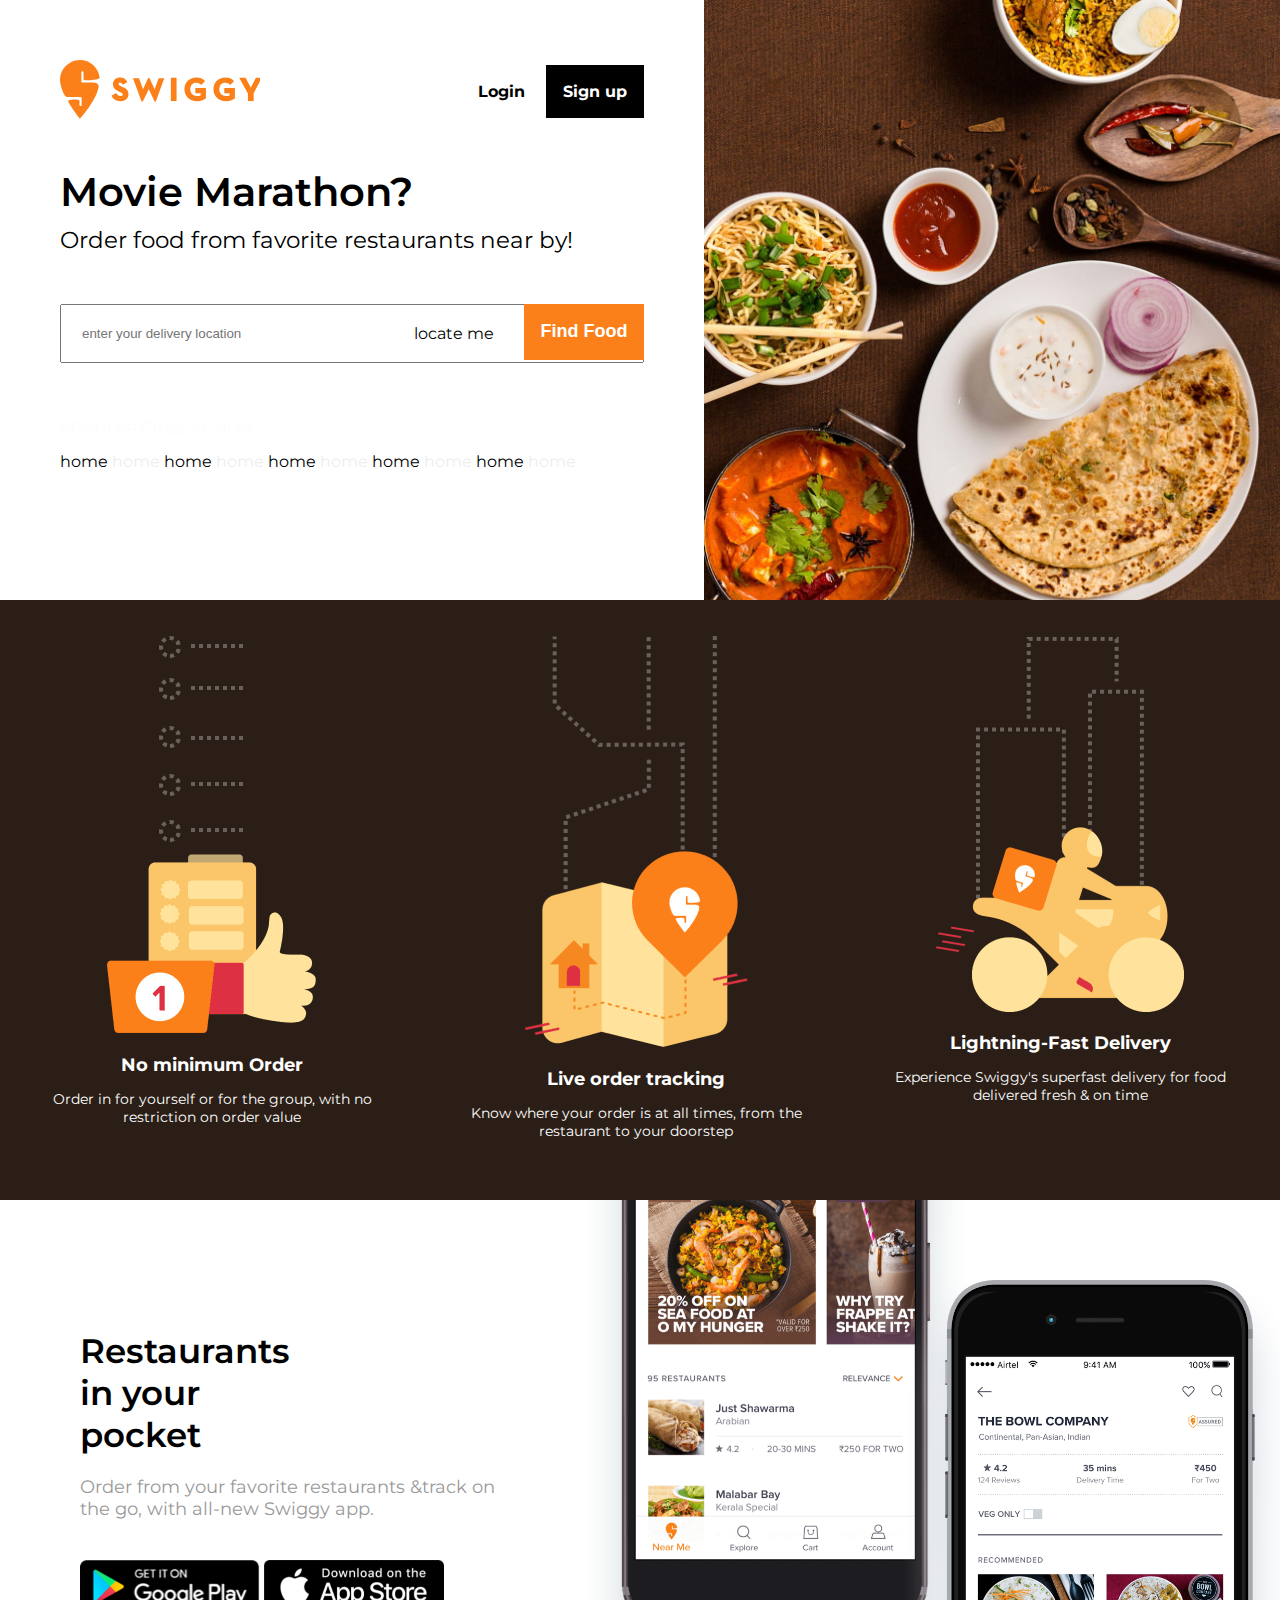
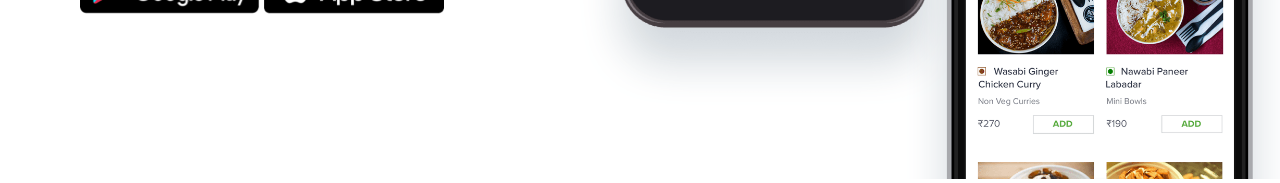
<file: html/index.html>
<!DOCTYPE html>
<html lang="en">
<head>
    <title>Swiggy</title>
    <link rel="stylesheet" href="../css/swiggy.css">
    <link href="https://fonts.googleapis.com/css?family=Montserrat&display=swap" rel="stylesheet">
</head>
<body>

    <section id="headerBlock">

        <div class="leftHeaderBlock">
            <section>
                <article>
                    <header id="menuAndLogo">
                        <div class="logo">
                            <svg width="200" class="_1envo" viewBox="0 0 200 200"><path d="M19.9253444,58.766315 C19.8876048,58.7384908 19.8458927,58.7037105 19.8021942,58.6654521 C19.094081,57.7879944 14.7152991,52.3026415 10.2535896,45.2670801 C8.91532497,43.0252402 8.046322,41.2767839 8.21317057,40.8246398 C8.64965835,39.6490651 16.4279798,39.0056292 18.8234486,40.0713975 C19.5519214,40.3948545 19.5335482,40.8231492 19.5335482,41.0725738 C19.5335482,42.1487762 19.4804148,45.0365363 19.4804148,45.0365363 C19.4809114,45.6332671 19.9660634,46.1172104 20.5634408,46.1162167 C21.1618115,46.1162167 21.6449771,45.630286 21.6429908,45.0320645 L21.6305765,37.8365137 L21.6285902,37.8365137 C21.6285902,37.2119586 20.9467953,37.055944 20.8186794,37.0315978 C19.5683083,37.0256354 17.0293299,37.0171888 14.3031434,37.0171888 C8.28765654,37.0171888 6.94343308,37.264129 5.92148558,36.5958501 C3.707266,35.1479951 0.0867513255,25.3896318 0.0023338937,19.8993102 C-0.117836803,12.1537335 4.47149205,5.44808831 10.9338947,2.12557426 C13.6337628,0.766160708 16.6832184,0 19.9039917,0 C30.132405,0 38.555775,7.72023676 39.6765405,17.6529986 C39.6775337,17.6614452 39.6775337,17.6708856 39.67952,17.6793322 C39.8851013,20.0806647 26.6504342,20.5909417 24.0325007,19.8923542 C23.6312696,19.785032 23.528479,19.3741274 23.528479,19.1972447 C23.5254995,17.371278 23.5130852,12.2327345 23.5130852,12.2327345 C23.5110989,11.6355068 23.025947,11.1510667 22.4285695,11.1525572 L22.4275764,11.1525572 C21.831192,11.153551 21.3470332,11.6389848 21.3470332,12.2372063 L21.3683859,21.7029181 C21.3867591,22.2991521 21.8873048,22.4601353 22.024359,22.4869659 C23.5130852,22.4874627 26.9945594,22.4839847 30.2371819,22.4839847 C34.6199364,22.4839847 36.460733,22.9917773 37.6857789,23.9243867 C38.5001588,24.5454638 38.8154827,25.7344538 38.5398847,27.2796936 C36.0823442,41.0258688 20.5103075,58.0562997 19.9253444,58.766315 Z M62.158293,26.6840558 C66.0871796,28.3679201 68.5213811,30.23612 68.5213811,34.3367194 C68.5213811,38.5257602 65.3482788,41.2316689 60.4386603,41.2316689 C56.4601164,41.2316689 53.2666546,39.4295516 51.6761309,36.2864046 L51.418906,35.7796057 L56.0966249,33.0692253 L56.4030105,33.5700618 C57.4562421,35.2916875 58.633617,36.0255522 60.3418285,36.0255522 C61.8141679,36.0255522 62.8033415,35.3731729 62.8033415,34.4013114 C62.8033415,33.3246122 62.0872831,32.9211605 59.8740566,31.9522802 L58.7493185,31.4698275 C55.7475339,30.1904087 52.9667244,28.4126376 52.9667244,24.1068343 C52.9667244,20.2372755 55.9327557,17.5348449 60.1799457,17.5348449 C63.3977396,17.5348449 65.6030208,18.7804771 67.1210449,21.4535929 L67.4026018,21.9499577 L62.8703789,24.8625609 L62.5580344,24.3035915 C61.8002638,22.9481529 61.0866882,22.6763695 60.1799457,22.6763695 C59.2319876,22.6763695 58.6212026,23.199068 58.6212026,24.0099463 C58.6212026,24.9415619 59.0710979,25.3504791 61.0320652,26.2001125 L62.158293,26.6840558 Z M95.2686968,27.476898 L98.5709081,18.2690574 L104.238794,18.2690574 L95.8387627,41.611619 L94.5799498,41.611619 L89.484613,30.6796684 C89.2477476,30.1788318 89.0034336,29.556761 88.7928866,28.9868606 C88.5773739,29.5577547 88.327101,30.1813161 88.089739,30.6821527 L82.7952763,41.611619 L81.5449052,41.611619 L73.0103029,18.2690574 L79.065019,18.2690574 L82.4034802,27.476898 C82.61651,28.0641885 82.8350022,28.7801662 83.0261829,29.4444702 C83.2531168,28.7588011 83.5257354,28.0184772 83.8107684,27.4217464 L88.1955091,18.0767719 L89.4086373,18.0767719 L93.8614085,27.4227401 C94.1454483,28.0189741 94.4190601,28.7597949 94.6450009,29.445464 C94.8371747,28.7801662 95.0571566,28.0641885 95.2686968,27.476898 Z M110.84853,40.9414023 L110.84853,17.7921198 L116.569052,17.7921198 L116.569052,40.9414023 L110.84853,40.9414023 Z M135.325265,33.163629 L135.325265,27.9903052 L145.94746,27.9903052 L145.94746,38.3652739 L145.727975,38.5461315 C144.512861,39.5438298 141.291094,41.2316689 136.926713,41.2316689 C129.564023,41.2316689 124.423995,36.3529841 124.423995,29.3676057 C124.423995,22.5114114 129.383767,17.5348449 136.217607,17.5348449 C139.975672,17.5348449 142.730163,18.594154 144.637004,20.7738862 L145.009434,21.1996966 L141.110342,25.059815 L140.686765,24.6235704 C139.59778,23.500663 138.469566,22.8050567 136.217607,22.8050567 C132.717263,22.8050567 130.272137,25.5035125 130.272137,29.3676057 C130.272137,33.3926822 132.883118,35.99425 136.926713,35.99425 C138.267957,35.99425 139.664321,35.7632093 140.614762,35.394041 L140.614762,33.163629 L135.325265,33.163629 Z M164.314658,33.163629 L164.314658,27.9903052 L174.936853,27.9903052 L174.936853,38.3652739 L174.717368,38.5461315 C173.501261,39.5438298 170.280487,41.2316689 165.917099,41.2316689 C158.554409,41.2316689 153.413388,36.3529841 153.413388,29.3676057 C153.413388,22.5114114 158.374153,17.5348449 165.206006,17.5348449 C168.966058,17.5348449 171.720549,18.594154 173.626397,20.7738862 L173.99982,21.1996966 L170.101721,25.059815 L169.677151,24.6235704 C168.587669,23.500663 167.458959,22.8050567 165.206006,22.8050567 C161.706656,22.8050567 159.26153,25.5035125 159.26153,29.3676057 C159.26153,33.3926822 161.873504,35.99425 165.917099,35.99425 C167.258343,35.99425 168.653714,35.7632093 169.604155,35.394041 L169.604155,33.163629 L164.314658,33.163629 Z M195.897503,17.7922192 L201.87674,17.7922192 L193.669876,33.1964218 L193.669876,40.9415017 L187.918566,40.9415017 L187.918566,33.5253443 L179.1759,17.7922192 L185.555871,17.7922192 L189.596487,25.1730995 C190.030988,25.9760279 190.484856,27.0373245 190.827988,27.8988826 C191.155726,27.0442805 191.589235,25.9924244 192.020757,25.1800555 L195.897503,17.7922192 Z"></path></svg>
                        </div>
                        <div class="menu">
                            <ul>
                                <li>
                                    <a href="#">Login</a>
                                </li>
                                <li>
                                    <a href="#" class="signUp">Sign up</a>
                                </li>
                            </ul>
                        </div>
                    </header>
                    <main id="mainContentBlock">

                        <header class="headerTitle">
                            <h1>Movie Marathon?</h1>
                        </header>
                        <main class="mainBlockContent">
                            <p>Order food from favorite restaurants near by!</p>
                        </main>
                        <footer class="form-group">
                            <form class="form">
                                <input type="text" class="form-control"
                                placeholder="enter your delivery location">
                                <a class="locateme">locate me</a>
                                <button class="btn">Find Food</button>
                            </form>
                        </footer>
                    </main>
                    <footer class="footerList">

                        <h3>popular cities in India</h3>
                        <!-- li>a{list}*12, zen coding-->
                        <ul>
                           <li><a href="">home</a></li>
                           <li><a href="">home</a></li>
                           <li><a href="">home</a></li>
                           <li><a href="">home</a></li>
                           <li><a href="">home</a></li>
                           <li><a href="">home</a></li>
                           <li><a href="">home</a></li>
                           <li><a href="">home</a></li>
                           <li><a href="">home</a></li>
                           <li><a href="">home</a></li>
                        </ul>
                    </footer>
                </article>
            </section>
        </div>
        <div class="rightHeaderBlock">right</div>


    </section>  <!-- ending headerBlock-->
    
    <section id="middleSection">
        <div class="contentarea left">

            <figure>
                 <img src="../images/no_min_order.png" alt="no min order">
            </figure>
            <main>
                <h1>No minimum Order</h1>
                <p>Order in for yourself or for the group, with no restriction on order value</p>
            </main>
        </div>

        <div class="contentarea middle">

            <figure>

                <img src="../images/live_order_tracking.png" alt="live order tracking">
            </figure>
            <main>
                <h1>Live order tracking</h1>
                <p>Know where your order is at all times, from the restaurant to your doorstep</p>
            </main>
        </div>

        <div class="contentarea right">

            <figure>

                <img src="../images/lightning_fast_delivery.png" alt="lightning fast delivery">
            </figure>
            <main>
                <h1>Lightning-Fast Delivery</h1>
                <p>Experience Swiggy's superfast delivery for food delivered fresh & on time</p>
            </main>
        </div>
    </section>

    <section id="restaurants">
        <div class="restaurants_left">

        <section>
            <article>

                <header>
                    <h1>Restaurants in your pocket</h1>
                </header>
                <main>
                    <p>Order from your favorite restaurants &track on the go, with all-new Swiggy app.</p>
                </main>
                <footer>
                    <figure>
                        <img src="../images/google.png">
                    </figure>
                    <figure>
                        <img src="../images/ios.png">
                    </figure>
                </footer>
            </article>
        </section>
        </div>
        <div class="restaurants_right">

            <figure >
                <img src="../images/phone1.png" alt="phone1">
            </figure>

            <figure>
                <img src="../images/phone2.png" alt="phone2">
            </figure>
        </div>
    </section>
    
</body>
</html>
</file>
<file: css/swiggy.css>
body{
    padding: 0;
    margin: 0;
    font-family: 'Montserrat', sans-serif;
}

.leftHeaderBlock{
    width: 55%;
    float: left;
}

.rightHeaderBlock{
    width: 45%;
    background: url(../images/food.jpeg);
    float: left;
    height: 600px;
    background-size: cover;
}
.logo{
    width: 30%;
    float: left;
    height: 70px;
}
.menu{
    width: 70%;
    float: right;
    text-align: right;
}

.menu ul{
    list-style: none;
    padding: 0;
    margin: 0;
    line-height: 64px;
}

.menu ul li{
    display: inline-block;
}

#menuAndLogo{
    padding: 60px;
}

.logo svg{
    fill: #fc8019;
    width: 200px;
}

.menu ul li a{
    color: black;
    padding: 17px;
    text-decoration: none;
    font-weight: bold;
}

.menu ul li a:hover{
    color: #fc8019;
    
}

.signUp{
    
    background: black;
    color: white !important; 
}
#mainContentBlock, .footerList{
    padding: 20px 60px;
}

.headerTitle h1{
    font-weight: 600;
    font-size: 40px;
    text-transform: capitalize;
    margin-bottom: 10px;
}

.mainBlockContent p{
    font-size: 23px;
    padding: 0;
    margin-top: 0;
    margin-bottom: 50px;
}

.form-control{
    
    width: 100%;
    padding: 20px;
    box-sizing: border-box;
}

.form{
    position: relative;
}

.btn{

    position: absolute;
    background: #fc8019;
    color: white;
    padding: 10px;
    border: none;
    right: 0;
    top: 0;
    height: 56px;
    width: 120px;
    font-size: 18px;
    font-weight: bold;
}

.locateme{
    position: absolute;
    right: 130px;
    top: 10px;
    padding: 10px 20px;
}

.locateme:hover{
    background: #eee;
    transition: cubic-bezier(0.075, 0.82, 0.165, 1);
    cursor: pointer;
}

.footerList h3{
    color: rgba(238, 238, 238, 0.459);
    text-transform: uppercase;
    font-size: 15px;
    font-weight: lighter;
}

.footerList ul{
    list-style: none;
    padding: 0;
    margin: 0;
    
}

.footerList ul li {
    display: inline-block;
}

.footerList ul li a{
    display: inline block;
}

.footerList ul li a{
    text-decoration: none;
}

.footerList ul li:nth-child(odd) a{
    color: black;
}

.footerList ul li:nth-child(even) a{
    color: #eee;
}

.rightHeaderBlock{
    text-indent: -9999px;
}


/* middle section CSS here */

#middleSection{
    background: #2b1e16;;
    height: 600px;
    clear: both;
}

.left{
    width: 30%;
    float: left;
}

.middle{
    width: 30%;
    float: left;
}

.right{
    width: 30%;
    float: left;
}

.contentarea{
    text-align: center;
    padding: 20px;
    color: #fff;
}

.contentarea h1{
    font-size: 18px;
}

.contentarea p{
    font-size: 14px;
}

#headerBlock{
    background: red;
}

#restaurants{
    clear: both;
}

.restaurants_left{
    width: 45%;
    float: left;
}

.restaurants_right{
    width: 55%;
    float: left;
}

.restaurants_left section{
    padding: 110px 80px;
}

.restaurants_left section h1{
    font-size: 34px;
    font-weight: 600;
    padding: 0;
    width: 60%;
    margin: 20px 0px;
}

.restaurants_left section p{
    font-size: 18px;
    color: #999;
    padding: 0px 0px 40px 0px;
    margin: 0px;
}

.restaurants_left section figure,
.restaurants_right figure{
    margin: 0;
    display: inline-block;
}

.restaurants_left section figure img{
    width: 180px;
}

.restaurants_right figure img{
    width: 400px;
}

.restaurants_right figure{
    float: left;
    width: 46%;
}

.restaurants_right figure:nth-child(2){
    padding-top: 70px;
}
</file>
